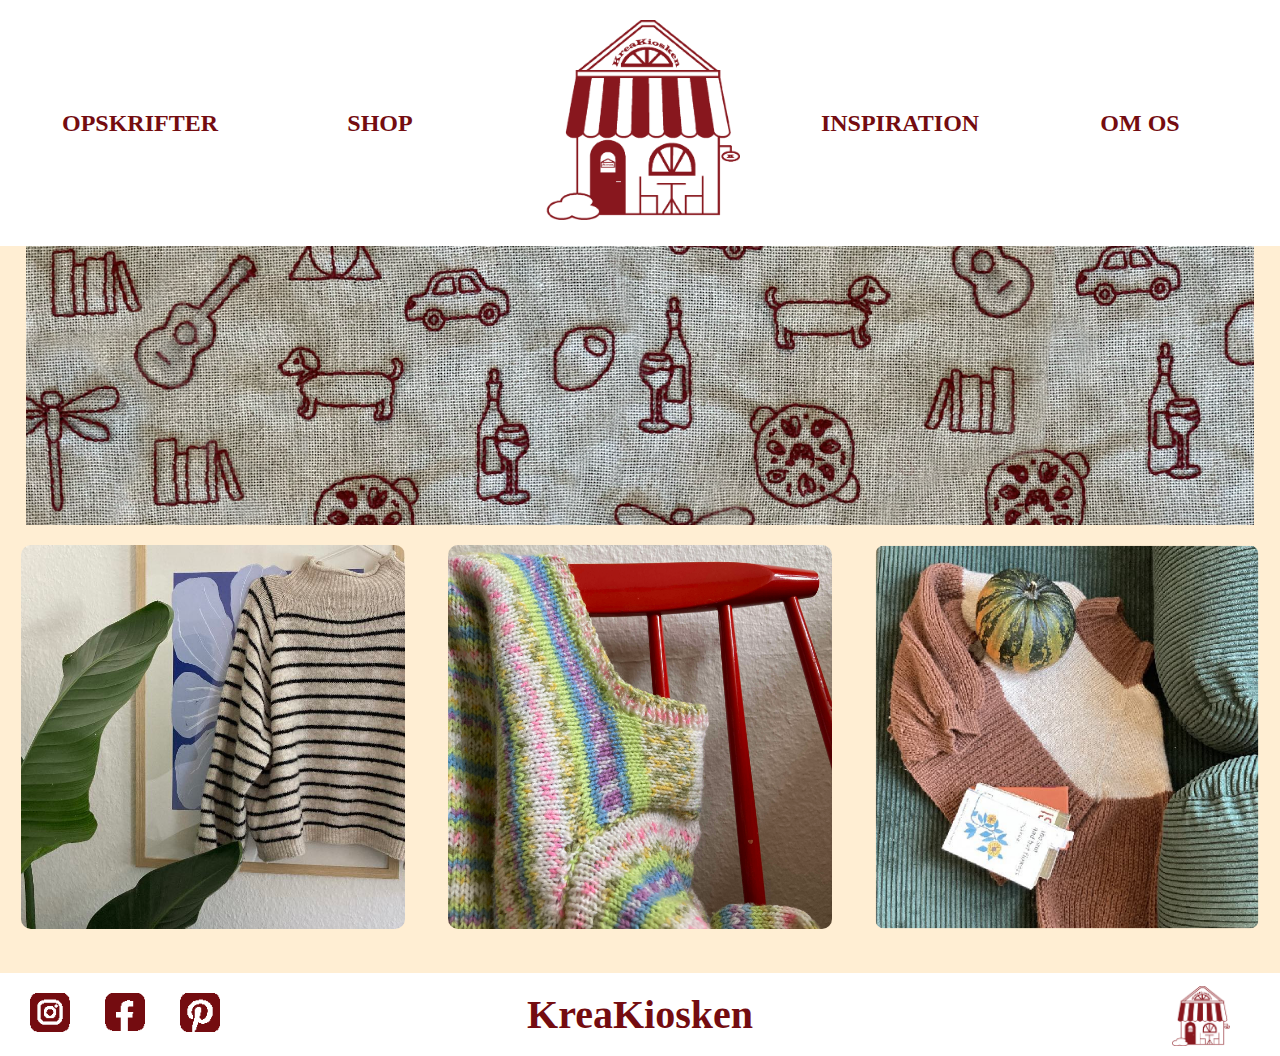
<file: index.html>
<!DOCTYPE html> <!-- Det her er min forside for kreakiosken -->
<html lang="da"> <!-- søger for at den er sat til dansk -->
<head>
    <meta charset="UTF-8">
    <meta name="viewport" content="width=device-width, initial-scale=1.0">
    <title>KreaKiosken</title>
    <link rel="stylesheet" href="styles.css"> <!--her linker jeg til min CSS -->
</head>
<body>
    <header> <!-- her starter min header, som går igen for alle mine sider -->
        <nav>
            <ul>
                <li>
                    <a href="#">OPSKRIFTER</a>
                    <ul class="dropdown"> <!-- mine dropdown menuer, jeg har kun linket til de sider jeg har programeret -->
                        <li><a href="strik.html">Strik</a></li>
                        <li><a href="#">Hækle</a></li>
                        <li><a href="#">Brodering</a></li>
                        <li><a href="#">Keramik</a></li> 
                        <li><a href="#">Syning</a></li> 
                        <li><a href="#">Skrapbog</a></li>
                        <li><a href="#">Smykker</a></li>
                        <li><a href="#">Tegn & Mal</a></li>
                    </ul>
                </li>
                <li>
                    <a href="#">SHOP</a>
                    <ul class="dropdown">
                        <li><a href="#">Materialer</a></li> 
                        <li><a href="#">Redskaber</a></li>
                    </ul>
                </li> <!-- mit logo linker tilbage til forsiden, på alle sider -->
                <li><a href="desktop.html"><img src="images/Rigtiglogo.png" alt="KreaKiosken logo" class="logo"></a></li>
                
                <li>
                    <a href="#">INSPIRATION</a>
                    <ul class="dropdown">
                        <li><a href="galleri.html">Galleri</a></li>
                        <li><a href="#">Din nye hobby - quiz</a></li> 
                        <li><a href="mindfullnes.html">Mindfulness</a></li>
                        <li><a href="suograbatter.html">SU og Rabatter</a></li>
                    </ul>
                </li>

                <li>
                    <a href="#">OM OS</a>
                    <ul class="dropdown">
                        <li><a href="#">Kontakt</a></li>
                        <li><a href="#">Formål</a></li>
                    </ul>
                </li>
            </ul>
        </nav>
    </header>

    <main> <!-- her er min main del af forsiden med de 4 billeder-->
        <section class="forside-brodering">
            <img src="images/forside-brodering.png" alt="Billede af brodering">
        </section>

        <section class="billeder">
            <div class="billede">
                <img src="images/sortstrik.jpg" alt="Billede af sort strik">
            </div>
            <div class="billede">
                <img src="images/stolstrik.jpg" alt="Billede af strikket stol">
            </div>
            <div class="billede">
                <img src="images/efterårsstrik.png" alt="Billede af efterårsstrik">
            </div>
        </section>
    </main>

    <footer> <!-- her er min footer, den går igen på alle sider -->
        <div class="social-icons"> <!-- jeg linker til de faktiske sider som ikonerne tihører -->
            <a href="https://www.instagram.com/"><img src="images/instagram.png" alt="Instagram"></a>
            <a href="https://www.facebook.com/"><img src="images/facebook.png" alt="Facebook"></a>
            <a href="https://dk.pinterest.com/"><img src="images/pinterest.png" alt="Pinterest"></a>
        </div>
        <p>KreaKiosken</p> <!-- mit logo linker til forsiden -->
        <a href="desktop.html"><img src="images/Rigtiglogo.png" alt="KreaKiosken mini-logo" class="logo-kreakiosken"></a>
    </footer>
</body>
</html>
</file>
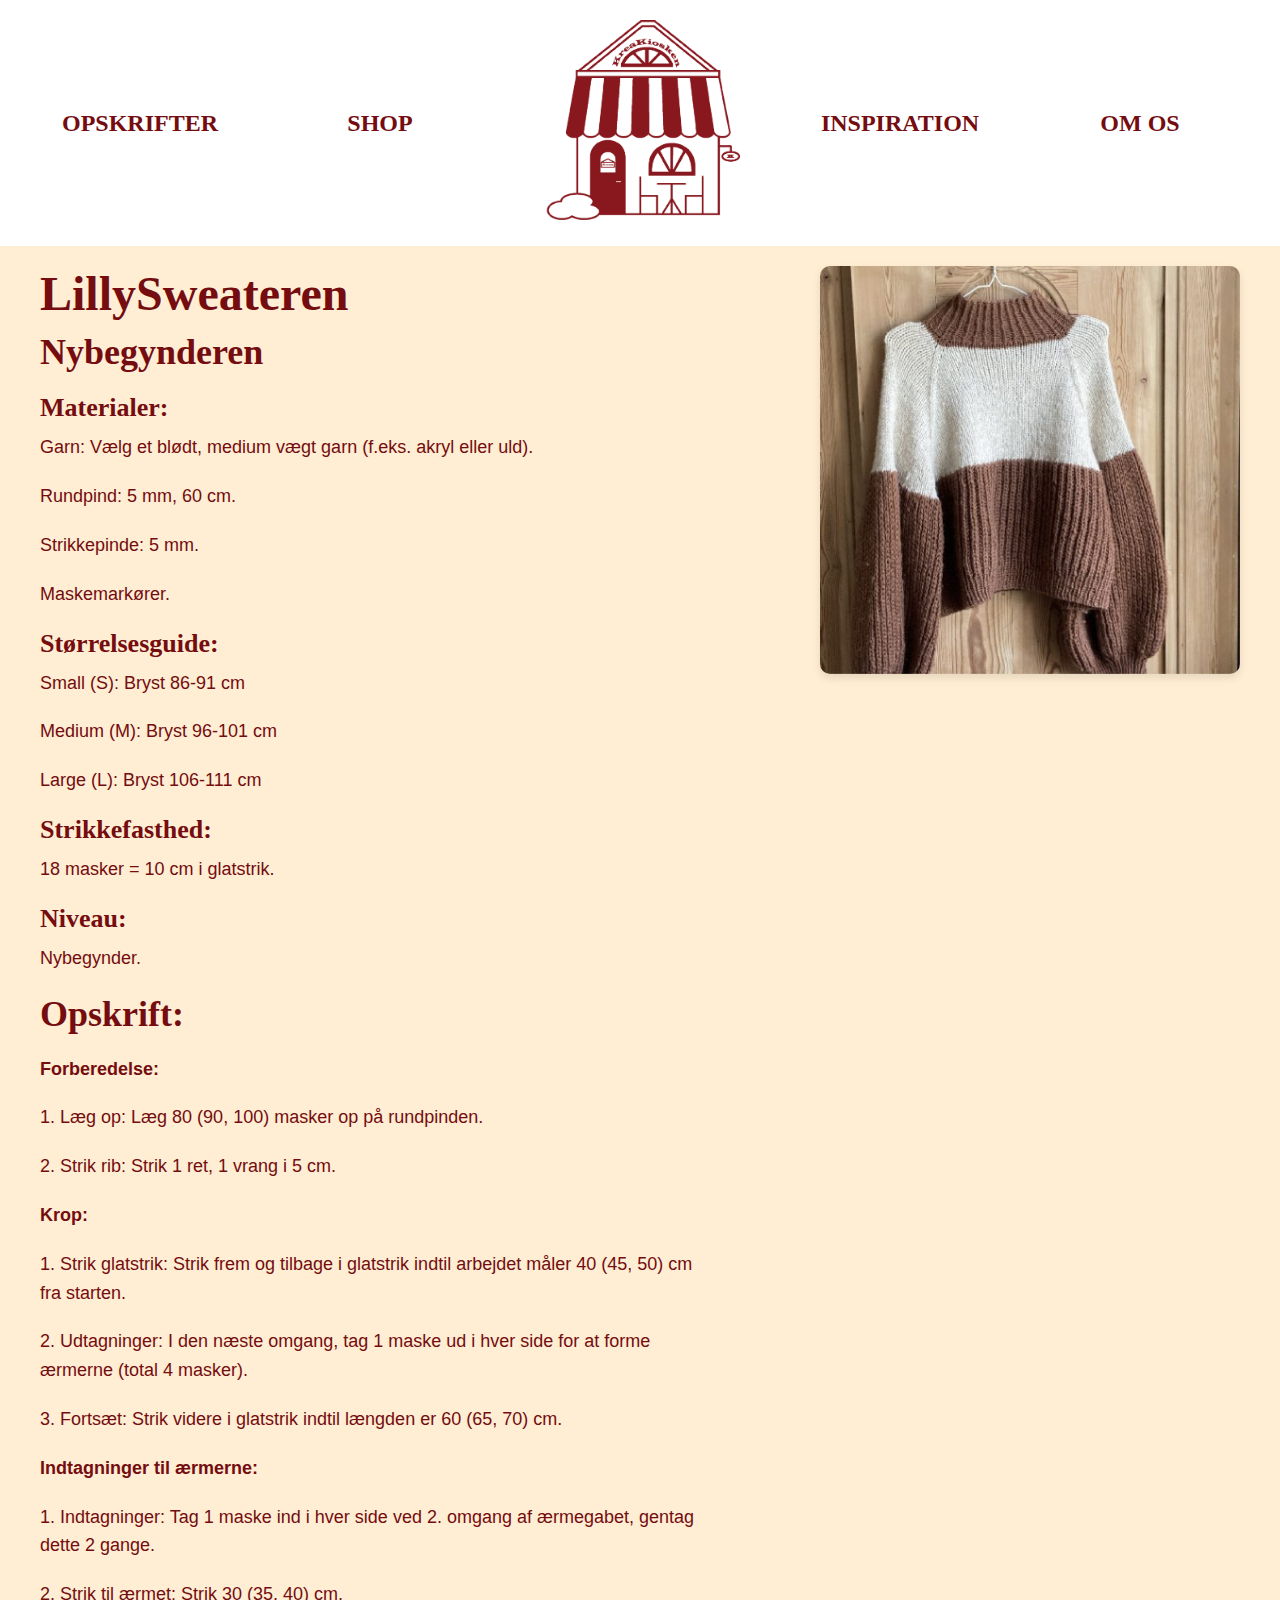
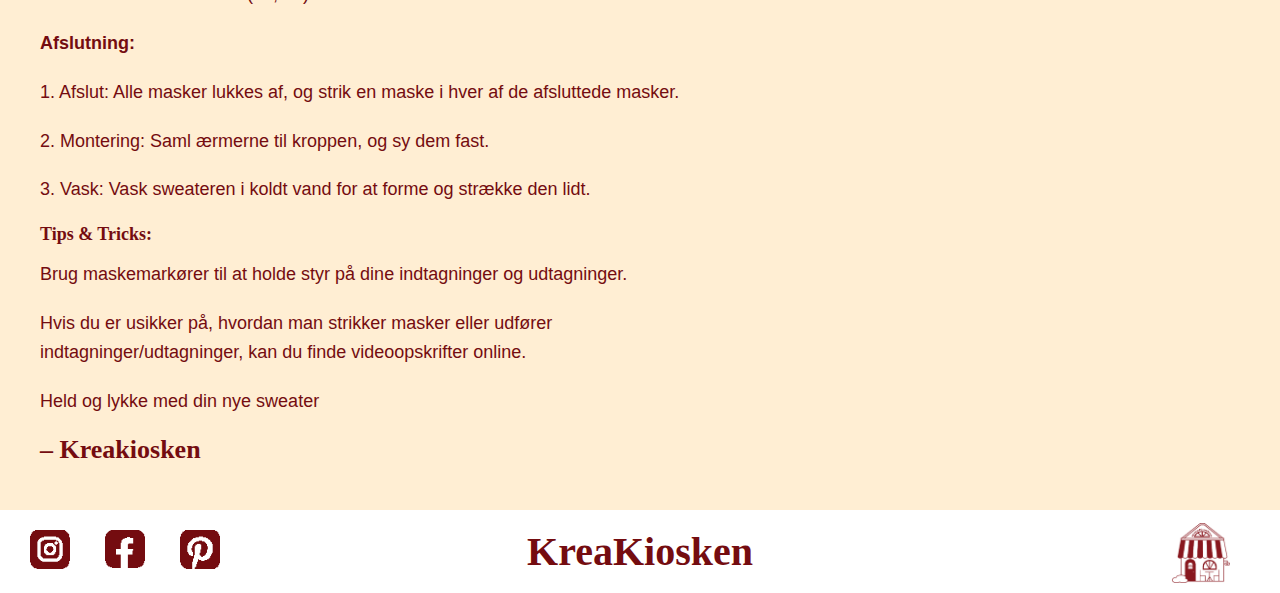
<file: lillysweater.html>
<!DOCTYPE html>
<html lang="da">
<head>
    <meta charset="UTF-8">
    <meta name="viewport" content="width=device-width, initial-scale=1.0">
    <title>LillySweateren - KreaKiosken</title>
    <link rel="stylesheet" href="styles.css">
</head>
<body>

    <header>
        <nav>
            <ul>
                <li> <!-- præcis samme header som på de andre sider -->
                    <a href="#">OPSKRIFTER</a>
                    <ul class="dropdown">
                        <li><a href="strik.html">Strik</a></li>
                        <li><a href="#">Hækle</a></li>
                        <li><a href="#">Brodering</a></li>
                        <li><a href="#">Keramik</a></li>
                        <li><a href="#">Syning</a></li>
                        <li><a href="#">Skrapbog</a></li>
                        <li><a href="#">Smykker</a></li>
                        <li><a href="#">Tegn & Mal</a></li>
                    </ul>
                </li>
                <li>
                    <a href="#">SHOP</a>
                    <ul class="dropdown">
                        <li><a href="#">Materialer</a></li>
                        <li><a href="#">Redskaber</a></li>
                    </ul>
                </li>
                <!-- Linker logoet i headeren til forsiden -->
                <li><a href="index.html"><img src="images/Rigtiglogo.png" alt="logo-kreakiosken" class="logo"></a></li>
                
                <li>
                <a href="#">INSPIRATION</a>
                <ul class="dropdown">
                    <li><a href="galleri.html">Galleri</a></li>
                    <li><a href="#">Din nye hobby - quiz</a></li>
                    <li><a href="mindfullnes.html">Mindfullness</a></li>
                    <li><a href="suograbatter.html">SU og Rabatter</a></li>
                </ul>
                </li>

                <li>
                <a href="#">OM OS</a>
                <ul class="dropdown">
                    <li><a href="#">Kontakt</a></li>
                    <li><a href="#">Formål</a></li>
                </ul>
                </li>
            </ul>
        </nav>
    </header>

<!-- Her starter min opskrift på LillySweateren -->
    <main class="sweater-page">
        <section class="sweater-content">
            <div class="text-container">
                <h1>LillySweateren</h1>
                <h2>Nybegynderen</h2>
                
                <h3>Materialer:</h3>
                <p>Garn: Vælg et blødt, medium vægt garn (f.eks. akryl eller uld).</p>
                <p>Rundpind: 5 mm, 60 cm.</p>
                <p>Strikkepinde: 5 mm.</p>
                <p>Maskemarkører.</p>

                <h3>Størrelsesguide:</h3>
                <p>Small (S): Bryst 86-91 cm</p>
                <p>Medium (M): Bryst 96-101 cm</p>
                <p>Large (L): Bryst 106-111 cm</p>

                <h3>Strikkefasthed:</h3>
                <p>18 masker = 10 cm i glatstrik.</p>

                <h3>Niveau:</h3>
                <p>Nybegynder.</p>

                <h2>Opskrift:</h2>
                <h5>Forberedelse:</h5>
                <p> 1. Læg op: Læg 80 (90, 100) masker op på rundpinden.</p>
                <p> 2. Strik rib: Strik 1 ret, 1 vrang i 5 cm.</p>

                <h5>Krop:</h5>
                <p>1. Strik glatstrik: Strik frem og tilbage i glatstrik indtil arbejdet måler 40 (45, 50) cm fra starten.</p>
                <p>2. Udtagninger: I den næste omgang, tag 1 maske ud i hver side for at forme ærmerne (total 4 masker).</p>
                <p>3. Fortsæt: Strik videre i glatstrik indtil længden er 60 (65, 70) cm.</p>

                <h5>Indtagninger til ærmerne:</h5>
                <p>1. Indtagninger: Tag 1 maske ind i hver side ved 2. omgang af ærmegabet, gentag dette 2 gange.</p>
                <p>2. Strik til ærmet: Strik 30 (35, 40) cm.</p>

                <h5>Afslutning:</h5>
                <p>1. Afslut: Alle masker lukkes af, og strik en maske i hver af de afsluttede masker.</p>
                <p>2. Montering: Saml ærmerne til kroppen, og sy dem fast.</p>
                <p>3. Vask: Vask sweateren i koldt vand for at forme og strække den lidt.</p>

                <h4>Tips & Tricks:</h4>
                <p>Brug maskemarkører til at holde styr på dine indtagninger og udtagninger.</p>
                <p>Hvis du er usikker på, hvordan man strikker masker eller udfører indtagninger/udtagninger, kan du finde videoopskrifter online.</p>

                <p>Held og lykke med din nye sweater</p> <h3>– Kreakiosken</h3> 
            </div>
<!-- mit billede af lillysweateren -->
            <div class="image-container">
                <img src="images/lillysweater.png" alt="LillySweateren" class="sweater-image">
            </div>
        </section>
    </main>

    <footer> <!-- Samme footer som på resten af siderne -->
        <div class="social-icons">
            <a href="https://www.instagram.com/"><img src="images/instagram.png" alt="Instagram"></a>
            <a href="https://www.facebook.com/"><img src="images/facebook.png" alt="Facebook"></a>
            <a href="https://dk.pinterest.com/"><img src="images/pinterest.png" alt="Pinterest"></a>
        </div>
        <p>KreaKiosken</p>
        <!-- Linker mini-logoet i footeren til forsiden -->
        <a href="index.html"><img src="images/Rigtiglogo.png" alt="logo-kreakiosken" class="logo-kreakiosken"></a>
    </footer>

</body>
</html>
</file>
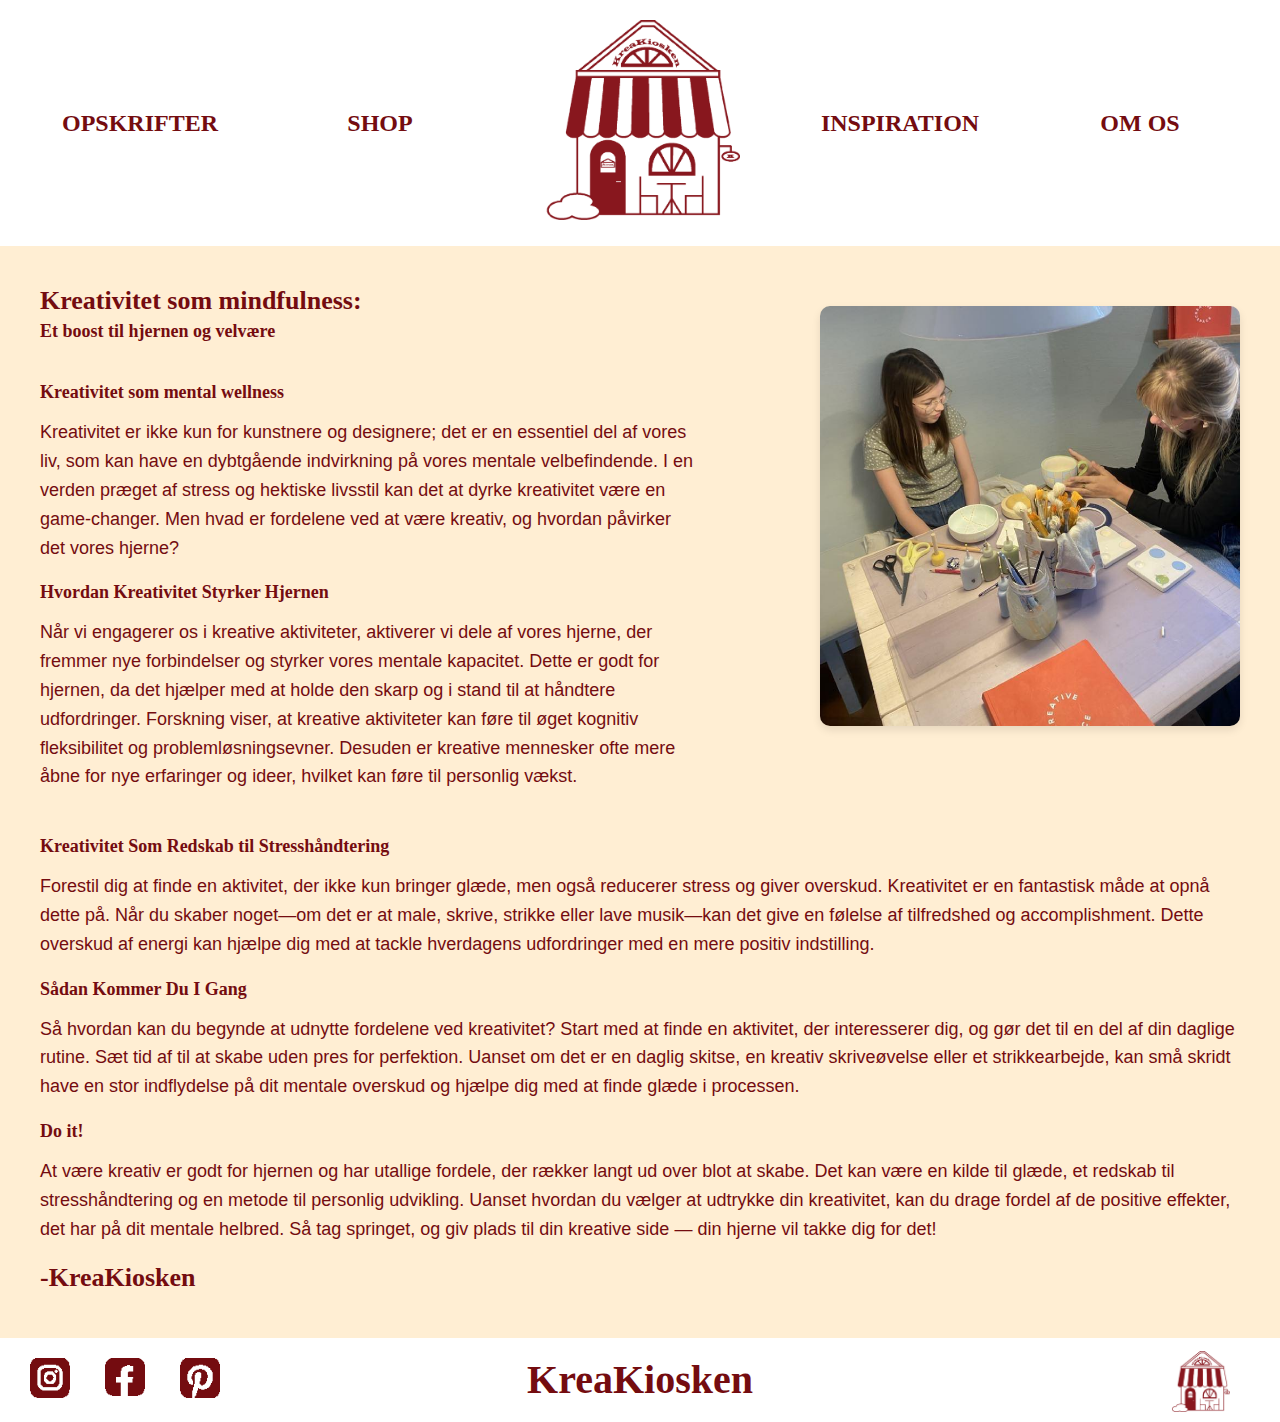
<file: mindfullnes.html>
<!DOCTYPE html>
<html lang="da">
<head>
    <meta charset="UTF-8">
    <meta name="viewport" content="width=device-width, initial-scale=1.0">
    <title>KreaKiosken</title>
    <link rel="stylesheet" href="styles.css"> 
</head>
<body>
    <header> <!-- Samme header som resten af siderne -->
        <nav>
            <ul>
                <li>
                    <a href="#">OPSKRIFTER</a>
                    <ul class="dropdown">
                        <li><a href="strik.html">Strik</a></li>
                        <li><a href="#">Hækle</a></li>
                        <li><a href="#">Brodering</a></li>
                        <li><a href="#">Keramik</a></li>
                        <li><a href="#">Syning</a></li>
                        <li><a href="#">Skrapbog</a></li>
                        <li><a href="#">Smykker</a></li>
                        <li><a href="#">Tegn & Mal</a></li>
                    </ul>
                </li>
                <li>
                    <a href="#">SHOP</a>
                    <ul class="dropdown">
                        <li><a href="#">Materialer</a></li>
                        <li><a href="#">Redskaber</a></li>
                    </ul>
                </li>
                <!-- Link til forsiden via logoet -->
                <li><a href="index.html"><img src="images/Rigtiglogo.png" alt="logo-kreakiosken" class="logo"></a></li>
                
                <li>
                <a href="#">INSPIRATION</a>
                <ul class="dropdown">
                    <li><a href="galleri.html">Galleri</a></li>
                    <li><a href="#">Din nye hobby - quiz</a></li>
                    <li><a href="mindfullnes.html">Mindfullness</a></li>
                    <li><a href="suograbatter.html">SU og Rabatter</a></li>
                </ul>
                </li>

                <li>
                <a href="#">OM OS</a>
                <ul class="dropdown">
                    <li><a href="#">Kontakt</a></li>
                    <li><a href="#">Formål</a></li>
                </ul>
                </li>
            </ul>
        </nav>
    </header>
<!-- Her starter min artikkel om mindfulness -->
    <main class="mindfulness-page">
        <section class="mindfulness-content">
            <div class="text-and-image">
                <div class="text-container">

                    <h3>Kreativitet som mindfulness:</h3>
                    <h4>Et boost til hjernen og velvære</h4>

                    <h4>Kreativitet som mental wellness</h4>
                    <p>Kreativitet er ikke kun for kunstnere og designere; det er en essentiel del af vores liv, som kan have en dybtgående indvirkning på vores mentale velbefindende. I en verden præget af stress og hektiske livsstil kan det at dyrke kreativitet være en game-changer. Men hvad er fordelene ved at være kreativ, og hvordan påvirker det vores hjerne?</p>

                    <h4>Hvordan Kreativitet Styrker Hjernen</h4>
                    <p>Når vi engagerer os i kreative aktiviteter, aktiverer vi dele af vores hjerne, der fremmer nye forbindelser og styrker vores mentale kapacitet. Dette er godt for hjernen, da det hjælper med at holde den skarp og i stand til at håndtere udfordringer. Forskning viser, at kreative aktiviteter kan føre til øget kognitiv fleksibilitet og problemløsningsevner. Desuden er kreative mennesker ofte mere åbne for nye erfaringer og ideer, hvilket kan føre til personlig vækst.</p>
                </div>

                <div class="image-container">
                    <img src="images/mindfulness.png" alt="mindfulness" class="mindfulness-image">
                </div>
            </div>

            <div class="full-width-text">
                <h4>Kreativitet Som Redskab til Stresshåndtering</h4>
                <p>Forestil dig at finde en aktivitet, der ikke kun bringer glæde, men også reducerer stress og giver overskud. Kreativitet er en fantastisk måde at opnå dette på. Når du skaber noget—om det er at male, skrive, strikke eller lave musik—kan det give en følelse af tilfredshed og accomplishment. Dette overskud af energi kan hjælpe dig med at tackle hverdagens udfordringer med en mere positiv indstilling.</p>

                <h4>Sådan Kommer Du I Gang</h4>
                <p>Så hvordan kan du begynde at udnytte fordelene ved kreativitet? Start med at finde en aktivitet, der interesserer dig, og gør det til en del af din daglige rutine. Sæt tid af til at skabe uden pres for perfektion. Uanset om det er en daglig skitse, en kreativ skriveøvelse eller et strikkearbejde, kan små skridt have en stor indflydelse på dit mentale overskud og hjælpe dig med at finde glæde i processen.</p>

                <h4>Do it!</h4>
                <p>At være kreativ er godt for hjernen og har utallige fordele, der rækker langt ud over blot at skabe. Det kan være en kilde til glæde, et redskab til stresshåndtering og en metode til personlig udvikling. Uanset hvordan du vælger at udtrykke din kreativitet, kan du drage fordel af de positive effekter, det har på dit mentale helbred. Så tag springet, og giv plads til din kreative side — din hjerne vil takke dig for det!</p>
                <h3>-KreaKiosken</h3>

            </div>
        </section>
    </main>

    <footer> <!-- samme footer som på resten af siderne -->
        <div class="social-icons">
            <a href="https://www.instagram.com/"><img src="images/instagram.png" alt="Instagram"></a>
            <a href="https://www.facebook.com/"><img src="images/facebook.png" alt="Facebook"></a>
            <a href="https://dk.pinterest.com/"><img src="images/pinterest.png" alt="Pinterest"></a>
        </div>
        <p>KreaKiosken</p>
        <!-- Link til forsiden via mini-logoet -->
        <a href="index.html"><img src="images/Rigtiglogo.png" alt="logo-kreakiosken" class="logo-kreakiosken"></a>
    </footer>
</body>
</html>
</file>
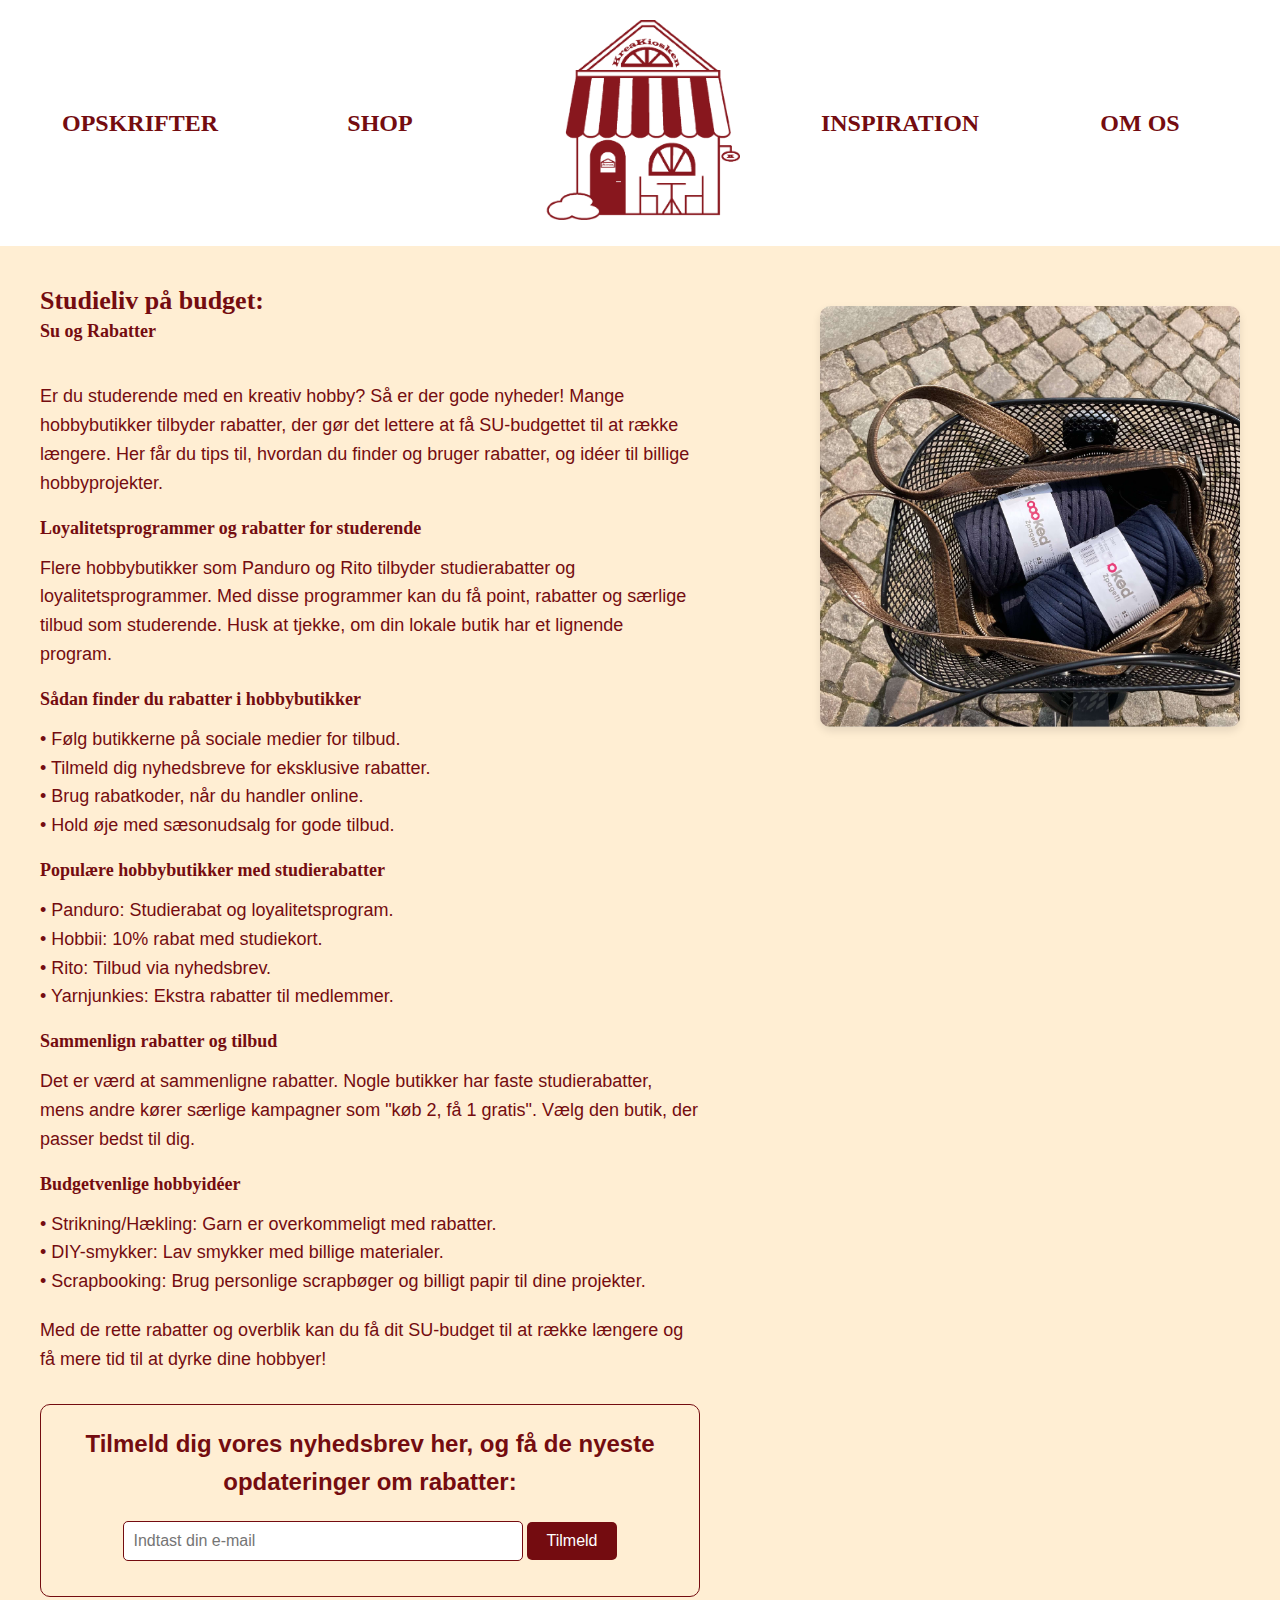
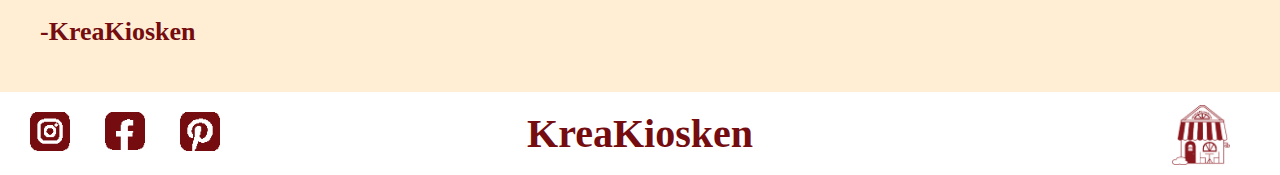
<file: suograbatter.html>
<!DOCTYPE html>
<html lang="da">
<head>
    <meta charset="UTF-8">
    <meta name="viewport" content="width=device-width, initial-scale=1.0">
    <title>KreaKiosken</title>
    <link rel="stylesheet" href="styles.css"> <!-- Sørg for at stien til CSS-filen er korrekt -->
    <script>
        // JavaScript funktion til at vise en besked, når man indsender formularen
        function handleNewsletterSubmit(event) {
            event.preventDefault(); // Forhindrer formularen i at genindlæse siden
            alert("Tak for din tilmelding! Du vil modtage de nyeste opdateringer om rabatter.");
        }
    </script>
</head>
<body>
    <header> <!-- samme header som på resten af siderne -->
        <nav>
            <ul>
                <li>
                    <a href="#">OPSKRIFTER</a>
                    <ul class="dropdown">
                        <li><a href="strik.html">Strik</a></li>
                        <li><a href="#">Hækle</a></li>
                        <li><a href="#">Brodering</a></li>
                        <li><a href="#">Keramik</a></li>
                        <li><a href="#">Syning</a></li>
                        <li><a href="#">Skrapbog</a></li>
                        <li><a href="#">Smykker</a></li>
                        <li><a href="#">Tegn & Mal</a></li>
                    </ul>
                </li>
                <li>
                    <a href="#">SHOP</a>
                    <ul class="dropdown">
                        <li><a href="#">Materialer</a></li>
                        <li><a href="#">Redskaber</a></li>
                    </ul>
                </li>
                <!-- Link til forsiden via logoet i headeren -->
                <li><a href="index.html"><img src="images/Rigtiglogo.png" alt="logo-kreakiosken" class="logo"></a></li>
                
                <li>
                <a href="#">INSPIRATION</a>
                <ul class="dropdown">
                    <li><a href="galleri.html">Galleri</a></li>
                    <li><a href="#">Din nye hobby - quiz</a></li>
                    <li><a href="mindfullnes.html">Mindfulness</a></li>
                    <li><a href="suograbatter.html">SU og Rabatter</a></li>
                </ul>
                </li>

                <li>
                <a href="#">OM OS</a>
                <ul class="dropdown">
                    <li><a href="#">Kontakt</a></li>
                    <li><a href="#">Formål</a></li>
                </ul>
                </li>
            </ul>
        </nav>
    </header>
<!-- Her starter min artikel om SU og Rabatter -->
    <main class="rabatter-page">
        <section class="rabatter-content">
            <div class="text-and-image">
                <div class="text-container">
                    <h3>Studieliv på budget:</h3>
                    <h4>Su og Rabatter</h4>

                    <p>Er du studerende med en kreativ hobby? Så er der gode nyheder! Mange hobbybutikker tilbyder rabatter, der gør det lettere at få SU-budgettet til at række længere. Her får du tips til, hvordan du finder og bruger rabatter, og idéer til billige hobbyprojekter.</p>

                    <h4>Loyalitetsprogrammer og rabatter for studerende</h4>
                    <p>Flere hobbybutikker som Panduro og Rito tilbyder studierabatter og loyalitetsprogrammer. Med disse programmer kan du få point, rabatter og særlige tilbud som studerende. Husk at tjekke, om din lokale butik har et lignende program.</p>

                    <h4>Sådan finder du rabatter i hobbybutikker</h4>
                    <p>• Følg butikkerne på sociale medier for tilbud.<br>
                       • Tilmeld dig nyhedsbreve for eksklusive rabatter.<br>
                       • Brug rabatkoder, når du handler online.<br>
                       • Hold øje med sæsonudsalg for gode tilbud.
                    </p>

                    <h4>Populære hobbybutikker med studierabatter</h4>
                    <p>• <a href="https://panduro.com/da-dk/maerker/panduro-hobby" target="_blank">Panduro</a>: Studierabat og loyalitetsprogram.<br>
                        • <a href="https://hobbii.dk/garn?msclkid=95aaff4bbb99130716ac984579c46181&utm_source=bing&utm_medium=cpc&utm_campaign=DK%20%7C%20Search%20%7C%20Generisk&utm_term=hobbii&utm_content=G%20%7C%20Alle%20Sider%20%7C%20DSA" target="_blank">Hobbii</a>: 10% rabat med studiekort.<br>
                        • <a href="https://rito.dk/" target="_blank">Rito</a>: Tilbud via nyhedsbrev.<br>
                        • <a href="https://yarnjunkies.dk/pages/om-os" target="_blank">Yarnjunkies</a>: Ekstra rabatter til medlemmer.
                     </p>
                     
                    <h4>Sammenlign rabatter og tilbud</h4>
                    <p>Det er værd at sammenligne rabatter. Nogle butikker har faste studierabatter, mens andre kører særlige kampagner som "køb 2, få 1 gratis". Vælg den butik, der passer bedst til dig.</p>

                    <h4>Budgetvenlige hobbyidéer</h4>
                    <p>• Strikning/Hækling: Garn er overkommeligt med rabatter.<br>
                       • DIY-smykker: Lav smykker med billige materialer.<br>
                       • Scrapbooking: Brug personlige scrapbøger og billigt papir til dine projekter.
                    </p>

                    <p>Med de rette rabatter og overblik kan du få dit SU-budget til at række længere og få mere tid til at dyrke dine hobbyer!</p>

                    <!-- Nyhedsbrevstilmeldingsformular -->
                    <div class="nyhedsbrev">
                        <h5>Tilmeld dig vores nyhedsbrev her, og få de nyeste opdateringer om rabatter:</h5>
                        <form onsubmit="handleNewsletterSubmit(event)">
                            <input type="email" name="email" placeholder="Indtast din e-mail" required>
                            <button type="submit">Tilmeld</button>
                        </form>
                    </div>
                    <h3>-KreaKiosken</h3>
                </div>
                <div class="succes-besked">
                    Tak for din tilmelding! Du vil nu modtage opdateringer om vores nyeste rabatter.
                </div>
                
                <div class="image-container">
                    <img src="images/cykelkurv.png" alt="cykelkurv" class="cykelkurv">
                </div>
            </div>
        </section>
    </main>

    <footer> <!-- samme footer som på resten af siderne -->
        <div class="social-icons">
            <a href="https://www.instagram.com/"><img src="images/instagram.png" alt="Instagram"></a>
            <a href="https://www.facebook.com/"><img src="images/facebook.png" alt="Facebook"></a>
            <a href="https://dk.pinterest.com/"><img src="images/pinterest.png" alt="Pinterest"></a>
        </div>
        <p>KreaKiosken</p>
        <!-- Link til forsiden via mini-logoet i footeren -->
        <a href="index.html"><img src="images/Rigtiglogo.png" alt="logo-kreakiosken" class="logo-kreakiosken"></a>
    </footer>
</body>
</html>
</file>
<file: styles.css>
/* opsætning af box-modellen */
* { 
    margin: 0;
    padding: 0;
    box-sizing: border-box;
}

/* Opsætning for alt html og bodyelementerne */
html, body {
    height: 100%;
    background-color: #FFEED3; /* Samme baggrundsfarve for hele siden */
}

body {
    display: flex;
    flex-direction: column;
    font-family: "Wide Latin"; 
    color: #740C10;
    min-height: 100%;
}

/* Header og navigation for siderne */
header {
    background-color: #FFFFFF;
    padding: 20px;
}

nav {
    display: flex;
    align-items: center;
    justify-content: center; /* Centrerer navigationen */
}

nav ul {
    list-style-type: none;
    display: flex;
    justify-content: center; /* Centrerer listeelementer */
    align-items: center;
    flex-grow: 1; /* Gør sådan at menuen spreder sig */
}

nav ul li {
    position: relative;
    flex: 1;
    text-align: center; /* Centrerer alt den tekst der er i listeelementer */
}

nav ul li a {
    text-decoration: none;
    color: #740C10;
    font-weight: bold;
    font-size: 24px;
    padding: 10px 20px;
}

/* Dropdown-menu styling */
nav ul li .dropdown {
    font-family: 'Myriad Pro';
    display: none;
    position: absolute;
    background-color: #FFFFFF;
    z-index: 1000;
    left: 0;
    min-width: 150px;
    border: 1px solid #740C10;
    border-radius: 5px;
    box-shadow: 0 4px 8px rgba(0, 0, 0, 0.2);
}

/* Vis dropdown-menu ved hover */
nav ul li:hover .dropdown {
    display: block;
}

/* Styling af dropdown-menuens links */
nav ul li .dropdown li {
    text-align: left;
}

nav ul li .dropdown li a {
    padding: 10px 20px;
    color: #740C10;
    font-family: 'Myriad Pro', Arial, sans-serif;
}

nav ul li .dropdown li a:hover {
    background-color: #740C10;
    color: #FFFFFF;
}

/* Styling af logo i header */
.logo {
    width: 200px;
    height: auto;
    margin: 0 20px;
}

/* Main: styling */
main {
    flex-grow: 1;
    padding-top: 0px;
}

/* opsætning er billederne */
.forside-brodering img {
    width: 96%;
    height: auto;
    display: block;
    margin: 0 auto;
}

.billeder {
    display: flex;
    justify-content: space-around;
    padding: 20px 0;
}

.billede {
    width: 30%;
}

.billede img {
    width: 100%;
    height: auto;
    border-radius: 10px;
}

/* Footer styling */
footer {
    background-color: #FFFFFF;
    padding: 20px;
    position: relative;
    clear: both;
    display: flex;
    justify-content: space-between;
    align-items: center;
    width: 100%;
    margin-top: 20px;
}

footer .social-icons {
    display: flex;
    gap: 15px;
}

footer .social-icons a {
    margin: 0 10px;
    text-decoration: none;
}

footer .social-icons a img {
    width: 40px;
}

footer p {
    font-size: 40px;
    font-weight: bold;
    color: #740C10;
    margin-top: 0px;
    position: absolute;
    left: 50%;
    transform: translateX(-50%);
    text-align: center;
}

footer .logo-kreakiosken {
    position: absolute;
    right: 50px;
    bottom: 10px;
    width: 60px;
    height: auto;
}

/* Strik-side opsætning */
.strik-page {
    padding: 20px 0;
}

.strik-content {
    display: flex;
    flex-direction: column;
    gap: 40px;
    align-items: center;
}

.sweater-item {
    display: flex;
    flex-direction: row;
    align-items: center;
    justify-content: flex-start;
    width: 80%;
    margin-left: 35%;
    gap: 20px;
    padding: 20px;
    border-radius: 10px;
}

.sweater-item a:hover {
    background-color: #FFEED3;
    border: 1px solid #740C10;
}

.sweater-item img {
    width: 250px;
    height: auto;
    border-radius: 10px;
}

.sweater-item .text h2 {
    font-size: 36px;
    font-weight: bold;
    color: #740C10;
    margin: 10px 0 5px;
}

.sweater-item .text p {
    font-size: 24px;
    font-weight: bold;
    color: #740C10;
}

/* styling af striksider */
.sweater-page {
    padding: 20px;
}

.sweater-content {
    display: flex;
    justify-content: space-between;
    align-items: flex-start;
    margin: 0 auto;
    max-width: 1200px;
}

.text-container {
    width: 60%;
    color: #740C10;
    font-family: "Wide Latin", serif;
}

.text-container h1 {
    font-size: 48px;
    font-weight: bold;
    margin-bottom: 10px;
}

.text-container h2 {
    font-size: 36px;
    font-weight: bold;
    margin-bottom: 20px;
}

.text-container h3, .text-container h4 {
    font-size: 18px;
    font-weight: bold;
    margin-top: 20px;
    margin-bottom: 10px;
}

.text-container h5 {
    font-family: "Myriad Pro", Arial, sans-serif;
    font-size: 18px;
    line-height: 1.6;
    margin-bottom: 20px;
}

.text-container p {
    font-family: "Myriad Pro", Arial, sans-serif;
    font-size: 18px;
    line-height: 1.2;
    margin-bottom: 20px;
    margin-left: 5%;
}

.image-container {
    width: 35%;
}

.sweater-image {
    width: 100%;
    height: auto;
    border-radius: 10px;
    box-shadow: 0 4px 8px rgba(0, 0, 0, 0.1);
}

/* Gallerisiden styling */
.gallery-page {
    padding: 20px;
}

.gallery-content {
    display: flex;
    justify-content: center;
    align-items: center;
}

.gallery-grid {
    display: grid;
    grid-template-columns: repeat(3, 1fr);
    grid-gap: 20px;
    max-width: 1200px;
    width: 100%;
}

.gallery-item img {
    width: 100%;
    height: auto;
    border-radius: 10px;
    box-shadow: 0 4px 8px rgba(0, 0, 0, 0.1);
}

/* Mindfulness-side styling og opsætning */
.mindfulness-page {
    padding: 20px;
}

.mindfulness-content {
    display: flex;
    flex-direction: column;
    align-items: center;
    margin: 0 auto;
    max-width: 1200px;
}

.text-and-image {
    display: flex;
    justify-content: space-between;
    align-items: flex-start;
    width: 100%;
}

.text-container {
    width: 55%;
    color: #740C10;
    font-family: "Wide Latin", serif;
}

/* for at h3erne i de forskellige classes agerer ens */
.text-container h3, 
.full-width-text h3 {
    font-size: 26px; 
    font-weight: bold;
    margin-bottom: 5px; /* plads under h3 */
}

/* for at h4erne i de forskellige classes agerer ens */
.text-container h4, 
.full-width-text h4 {
    font-size: 18px; 
    font-weight: bold;
    margin-bottom: 15px;
    margin-top: 5px; 
}

/* For ekstra afstand mellem den første h3 + h4 og resten af teksten */
.text-container h3:first-of-type + h4 {
    margin-bottom: 40px; 
}

.text-container p, 
.text-container h4:not(:first-of-type) {
    margin-top: 10px; /* Ekstra afstand mellem overskrifterne og resten af teksten */
}

.text-container p {
    font-family: "Myriad Pro", Arial, sans-serif;
    font-size: 18px;
    line-height: 1.6;
    margin-bottom: 20px;
}

.image-container {
    width: 35%;
}

.mindfulness-image {
    width: 100%;
    height: auto;
    border-radius: 10px;
    box-shadow: 0 4px 8px rgba(0, 0, 0, 0.1);
    margin-top: 40px;
}

.full-width-text {
    width: 100%;
    margin-top: 20px;
    color: #740C10;
}

.full-width-text p {
    font-family: "Myriad Pro", Arial, sans-serif;
    font-size: 18px;
    line-height: 1.6;
    margin-bottom: 20px;
}

/* SU og rabat-side opsætning og styling */
.rabatter-page {
    padding: 20px;
}

.rabatter-content {
    display: flex;
    flex-direction: column;
    align-items: center;
    margin: 0 auto;
    max-width: 1200px;
}

.text-and-image {
    display: flex;
    justify-content: space-between;
    align-items: flex-start;
    width: 100%;
}

.text-container {
    width: 55%;
    color: #740C10;
    font-family: "Wide Latin", serif;
}

.text-container p {
    font-family: "Myriad Pro", Arial, sans-serif;
    font-size: 18px;
    line-height: 1.6;
    margin-bottom: 20px;
    margin-left: 0%;
}

.image-container {
    width: 35%;
}

.cykelkurv {
    width: 100%;
    height: auto;
    border-radius: 10px;
    box-shadow: 0 4px 8px rgba(0, 0, 0, 0.1);
    margin-top: 40px;
}

.full-width-text {
    width: 100%;
    margin-top: 20px;
    color: #740C10;
}

.full-width-text p {
    font-family: "Myriad Pro", Arial, sans-serif;
    font-size: 18px;
    line-height: 1.6;
    margin-bottom: 20px;
}

/* Linkstyling for at links har samme farve som resten af teksten */
a {
    color: inherit;
    text-decoration: none;
}

a:hover {
    text-decoration: underline;
}

/* Styling af nyhedsbrev og svar */
.nyhedsbrev {
    margin-top: 30px;
    background-color: #FFEED3; 
    padding: 20px;
    border: 1px solid #740C10; 
    border-radius: 10px;
    text-align: center;
}

.nyhedsbrev h5 {
    font-family: 'Myriad Pro', Arial, sans-serif;
    color: #740C10;
    font-size: 24px;
    margin-bottom: 20px;
}

.nyhedsbrev input[type="email"] {
    padding: 10px;
    font-size: 16px;
    border: 1px solid #740C10;
    border-radius: 5px;
    width: 80%; 
    max-width: 400px; /* Begrænser bredden */
    box-sizing: border-box;
    margin-bottom: 15px;
}

.nyhedsbrev button {
    background-color: #740C10;
    color: #FFFFFF;
    padding: 10px 20px;
    border: none;
    border-radius: 5px;
    font-size: 16px;
    cursor: pointer;
}

.nyhedsbrev button:hover {
    background-color: #A02025; /* Ændrer farve ved hover */
}

/* Styling af succesbeskeden */
.succes-besked {
    background-color: #FFEED3;
    border: 1px solid #740C10;
    color: #740C10;
    padding: 20px;
    border-radius: 10px;
    margin-top: 20px;
    text-align: center;
    font-size: 18px;
    display: none;
}
</file>
